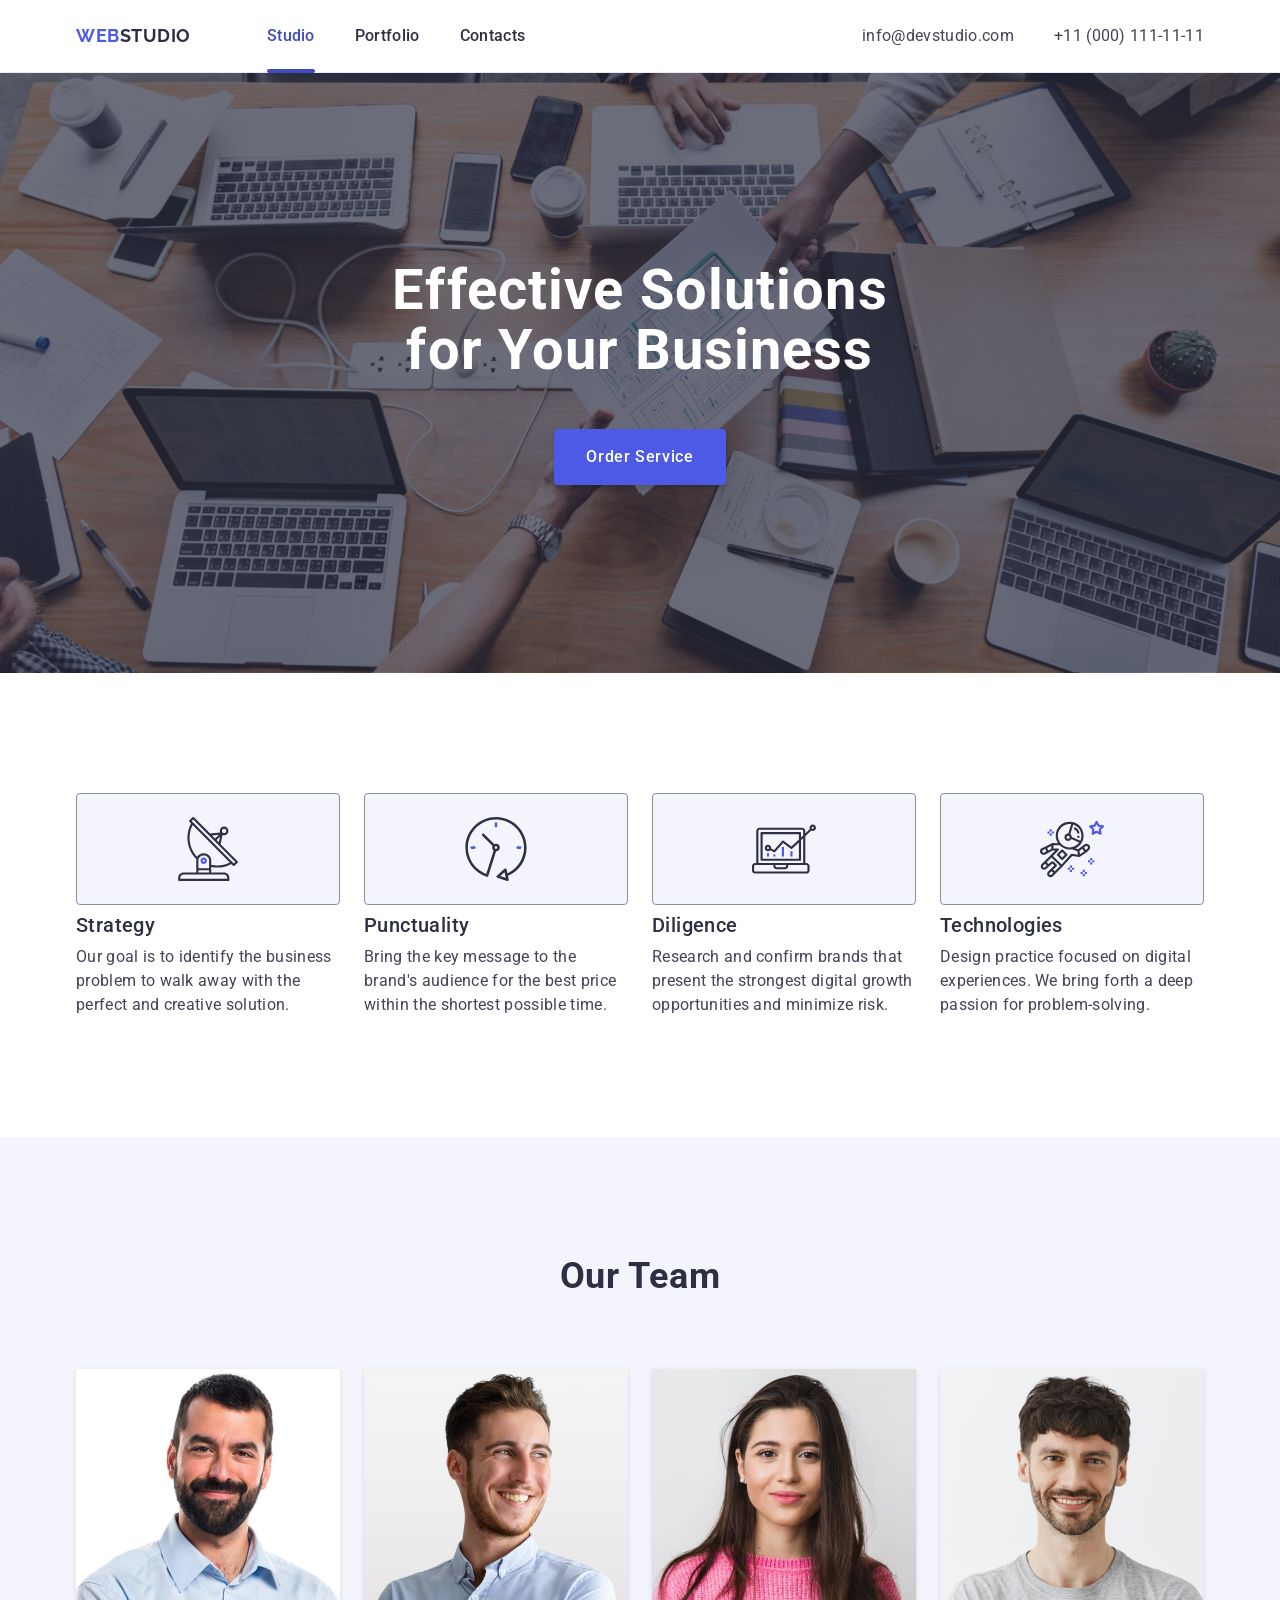
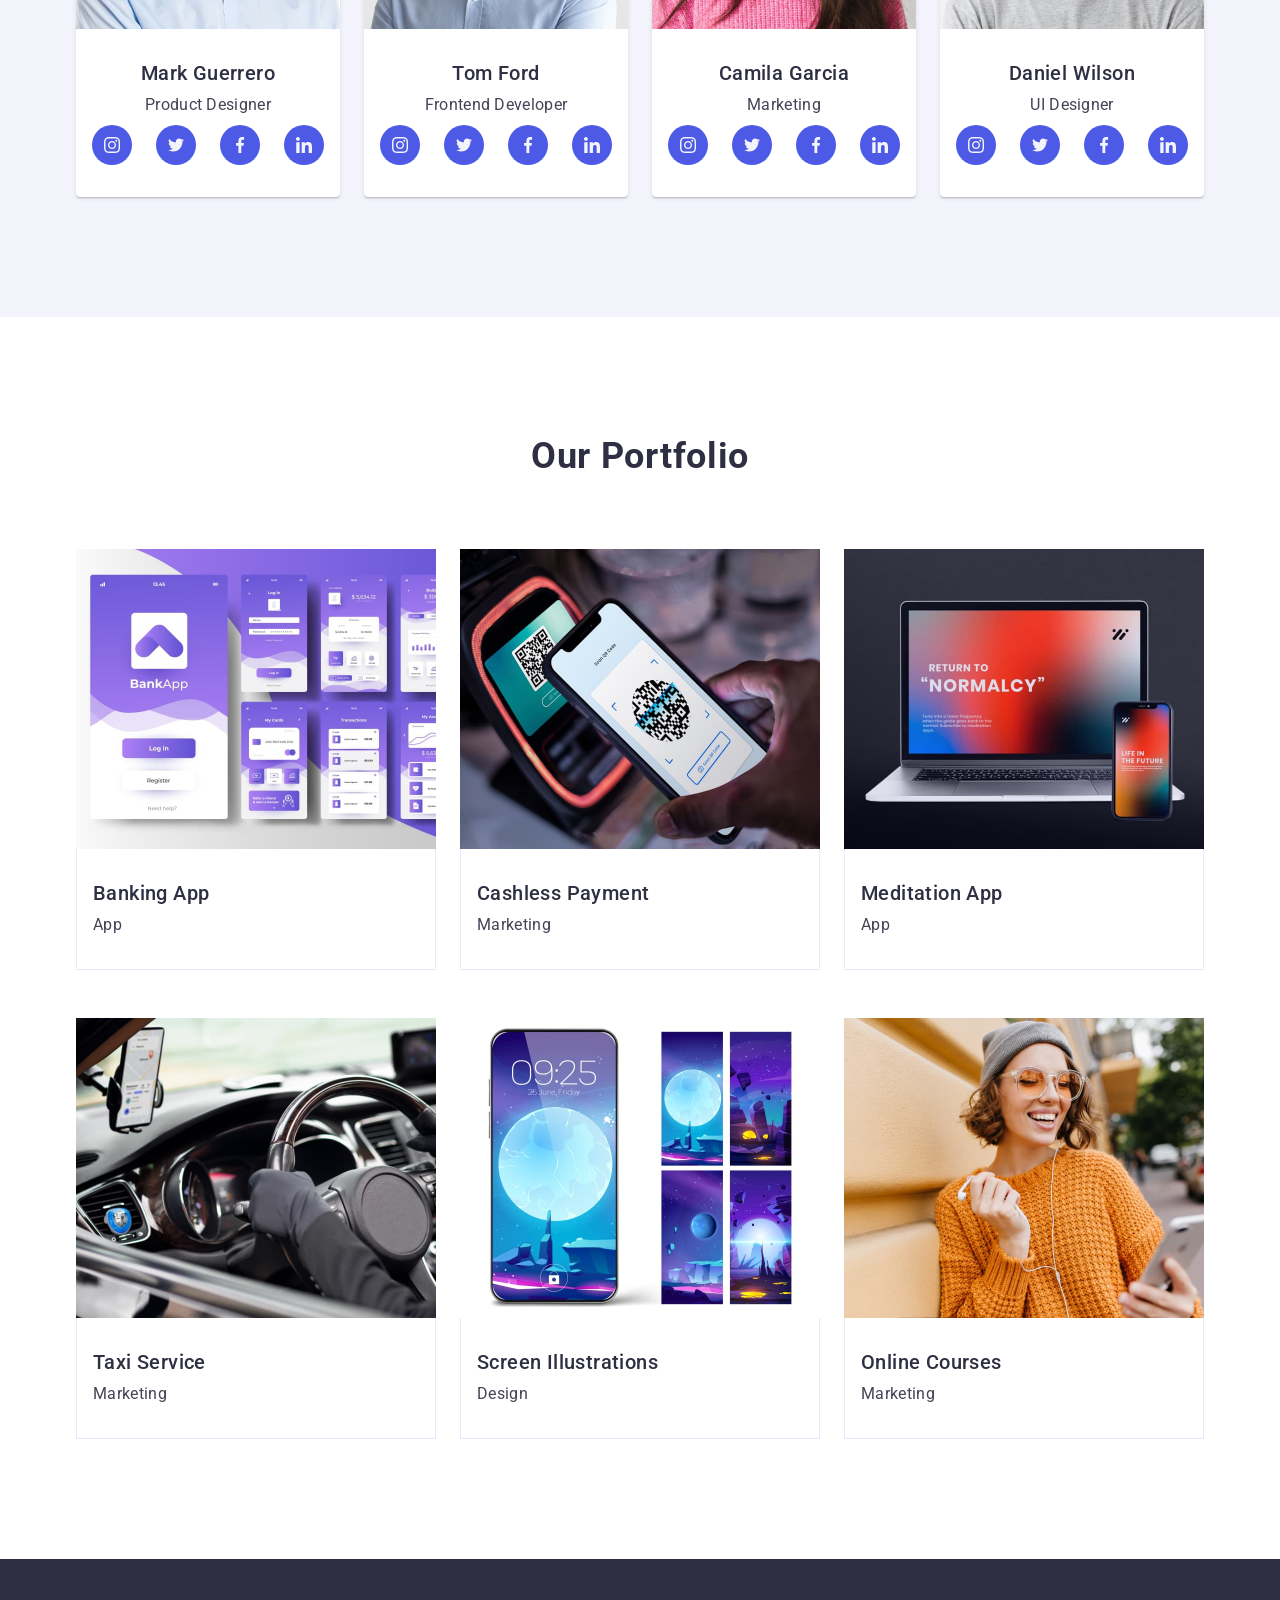
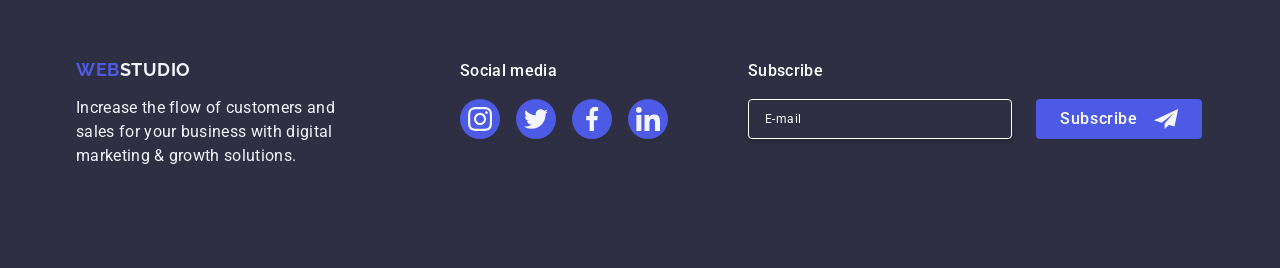
<file: index.html>
<!DOCTYPE html>
<html lang="en">

<head>
    <meta charset="UTF-8">
    <meta name="viewport" content="width=device-width, initial-scale=1.0">
    <title>Portfolio</title>
    <link rel="preconnect" href="https://fonts.googleapis.com">
    <link rel="preconnect" href="https://fonts.gstatic.com" crossorigin>
    <link href="https://fonts.googleapis.com/css2?family=Raleway:wght@700&family=Roboto:wght@400;500;700&display=swap"
        rel="stylesheet">
    <link rel="stylesheet" href="https://cdn.jsdelivr.net/npm/modern-normalize@2.0.0/modern-normalize.min.css">
    <link rel="stylesheet" href="./css/styles.css">
</head>

<body>
    <header class="header">
        <div class="container navig">
            <nav class="nav">
                <a class="logo-link" href="./index.html">Web<span class="logo-accent">Studio</span></a>
                <ul class="nav-list">
                    <li class="nav-item"><a class="nav-link current" href="./index.html">Studio</a></li>
                    <li class="nav-item"><a class="nav-link" href="">Portfolio</a></li>
                    <li class="nav-item"><a class="nav-link" href="">Contacts</a></li>
                </ul>
            </nav>
            <address class="adres">
                <ul class="adres-list">
                    <li class="adres-item"><a class="adres-link" href="mailto:info@devstudio.com">info@devstudio.com</a>
                    </li>
                    <li class="adres-item"><a class="adres-link" href="tel:+110001111111">+11 (000) 111-11-11</a></li>
                </ul>
            </address>
        </div>
    </header>
    <main>
        <!-- ======= HERO SECTION ======= -->
        <section class="hero">
            <div class="container">
                <h1 class="hero-title">Effective Solutions for Your Business</h1>
                <button class="hero-but" type="button">Order Service</button>
            </div>
        </section>

        <!-- ======= BENEFITS SECTION ======= -->
        <section class="benef cont-pad">
            <div class="container">
                <h2 class="visually-hidden">Benefits</h2>
                <ul class="benef-list">
                    <li class="benef-item">
                        <div class="benef-cart"><svg class="benef-svg" width="64" height="64">
                                <use href="./images/icons.svg#icon-antenna"></use>
                            </svg></div>
                        <h3 class="item-title">Strategy</h3>
                        <p class="item-p">Our goal is to identify the business problem to walk away with the perfect and
                            creative
                            solution.
                        </p>
                    </li>
                    <li class="benef-item">
                        <div class="benef-cart"><svg class="benef-svg" width="64" height="64">
                                <use href="./images/icons.svg#icon-clock"></use>
                            </svg></div>
                        <h3 class="item-title">Punctuality</h3>
                        <p class="item-p">Bring the key message to the brand's audience for the best price within the
                            shortest possible
                            time.
                        </p>
                    </li>
                    <li class="benef-item">
                        <div class="benef-cart"><svg class="benef-svg" width="64" height="64">
                                <use href="./images/icons.svg#icon-diagram"></use>
                            </svg></div>
                        <h3 class="item-title">Diligence</h3>
                        <p class="item-p">Research and confirm brands that present the strongest digital growth
                            opportunities and minimize risk.
                        </p>
                    </li>
                    <li class="benef-item">
                        <div class="benef-cart"><svg class="benef-svg" width="64" height="64">
                                <use href="./images/icons.svg#icon-astronaut"></use>
                            </svg></div>
                        <h3 class="item-title">Technologies</h3>
                        <p class="item-p">Design practice focused on digital experiences. We bring forth a deep passion
                            for
                            problem-solving.
                        </p>
                    </li>
                </ul>
            </div>
        </section>

        <!-- ======= TEAM SECTION ======= -->
        <section class="team cont-pad">
            <div class="container">
                <h2 class="team-title">Our Team</h2>
                <ul class="team-list">
                    <li class="team-item">
                        <img class="team-img" src="./images/our-team/mark-guerrero.jpg" alt="Mark Guerrero" width="264">
                        <div class="item-hp">
                            <h3 class="item-title">Mark Guerrero</h3>
                            <p class="item-p">Product Designer</p>
                            <ul class="svg-list">
                                <li class="svg-card"><a href="https://www.instagram.com/" target="_blank"
                                        class="svg-link"><svg class="team-soc" width="16" height="16">
                                            <use href="./images/icons.svg#icon-instagram"></use>
                                        </svg></a></li>
                                <li class="svg-card"><a href="https://twitter.com/" target="_blank"
                                        class="svg-link"><svg class="team-soc" width="16" height="16">
                                            <use href="./images/icons.svg#icon-twitter"></use>
                                        </svg></a></li>
                                <li class="svg-card"><a href="https://www.facebook.com/" target="_blank"
                                        class="svg-link"><svg class="team-soc" width="16" height="16">
                                            <use href="./images/icons.svg#icon-facebook"></use>
                                        </svg></a></li>
                                <li class="svg-card"><a href="https://www.linkedin.com/" target="_blank"
                                        class="svg-link"><svg class="team-soc" width="16" height="16">
                                            <use href="./images/icons.svg#icon-linkedin"></use>
                                        </svg></a></li>
                            </ul>
                        </div>
                    </li>
                    <li class="team-item">
                        <img class="team-img" src="./images/our-team/tom-ford.jpg" alt="Tom Ford" width="264">
                        <div class="item-hp">
                            <h3 class="item-title">Tom Ford</h3>
                            <p class="item-p">Frontend Developer</p>
                            <ul class="svg-list">
                                <li class="svg-card"><a href="https://www.instagram.com/" target="_blank"
                                        class="svg-link"><svg class="team-soc" width="16" height="16">
                                            <use href="./images/icons.svg#icon-instagram"></use>
                                        </svg></a></li>
                                <li class="svg-card"><a href="https://twitter.com/" target="_blank"
                                        class="svg-link"><svg class="team-soc" width="16" height="16">
                                            <use href="./images/icons.svg#icon-twitter"></use>
                                        </svg></a></li>
                                <li class="svg-card"><a href="https://www.facebook.com/" target="_blank"
                                        class="svg-link"><svg class="team-soc" width="16" height="16">
                                            <use href="./images/icons.svg#icon-facebook"></use>
                                        </svg></a></li>
                                <li class="svg-card"><a href="https://www.linkedin.com/" target="_blank"
                                        class="svg-link"><svg class="team-soc" width="16" height="16">
                                            <use href="./images/icons.svg#icon-linkedin"></use>
                                        </svg></a></li>
                            </ul>
                        </div>
                    </li>
                    <li class="team-item">
                        <img class="team-img" src="./images/our-team/camila-garcia.jpg" alt="Camila Garcia" width="264">
                        <div class="item-hp">
                            <h3 class="item-title">Camila Garcia</h3>
                            <p class="item-p">Marketing</p>
                            <ul class="svg-list">
                                <li class="svg-card"><a href="https://www.instagram.com/" target="_blank"
                                        class="svg-link"><svg class="team-soc" width="16" height="16">
                                            <use href="./images/icons.svg#icon-instagram"></use>
                                        </svg></a></li>
                                <li class="svg-card"><a href="https://twitter.com/" target="_blank"
                                        class="svg-link"><svg class="team-soc" width="16" height="16">
                                            <use href="./images/icons.svg#icon-twitter"></use>
                                        </svg></a></li>
                                <li class="svg-card"><a href="https://www.facebook.com/" target="_blank"
                                        class="svg-link"><svg class="team-soc" width="16" height="16">
                                            <use href="./images/icons.svg#icon-facebook"></use>
                                        </svg></a></li>
                                <li class="svg-card"><a href="https://www.linkedin.com/" target="_blank"
                                        class="svg-link"><svg class="team-soc" width="16" height="16">
                                            <use href="./images/icons.svg#icon-linkedin"></use>
                                        </svg></a></li>
                            </ul>
                        </div>
                    </li>
                    <li class="team-item">
                        <img class="team-img" src="./images/our-team/daniel-wilson.jpg" alt="Daniel Wilson" width="264">
                        <div class="item-hp">
                            <h3 class="item-title">Daniel Wilson</h3>
                            <p class="item-p">UI Designer</p>
                            <ul class="svg-list">
                                <li class="svg-card"><a href="https://www.instagram.com/" target="_blank"
                                        class="svg-link"><svg class="team-soc" width="16" height="16">
                                            <use href="./images/icons.svg#icon-instagram"></use>
                                        </svg></a></li>
                                <li class="svg-card"><a href="https://twitter.com/" target="_blank"
                                        class="svg-link"><svg class="team-soc" width="16" height="16">
                                            <use href="./images/icons.svg#icon-twitter"></use>
                                        </svg></a></li>
                                <li class="svg-card"><a href="https://www.facebook.com/" target="_blank"
                                        class="svg-link"><svg class="team-soc" width="16" height="16">
                                            <use href="./images/icons.svg#icon-facebook"></use>
                                        </svg></a></li>
                                <li class="svg-card"><a href="https://www.linkedin.com/" target="_blank"
                                        class="svg-link"><svg class="team-soc" width="16" height="16">
                                            <use href="./images/icons.svg#icon-linkedin"></use>
                                        </svg></a></li>
                            </ul>
                        </div>
                    </li>
                </ul>
            </div>
        </section>

        <!-- ======= PORTFOLLIO SECTION ======= -->
        <section class="portf cont-pad">
            <div class="container">
                <h2 class="portf-title">Our Portfolio</h2>
                <ul class="portf-list">
                    <li class="portf-item">
                        <div class="overlay-thumb">
                            <img class="portf-img" src="./images/our-portfolio/banking-app.jpg" alt="Mark Guerrero"
                                width="360">
                            <p class="overlay-text">14 Stylish and User-Friendly App Design Concepts · Task Manager App
                                · Calorie Tracker App · Exotic Fruit
                                Ecommerce App ·
                                Cloud Storage App</p>
                        </div>
                        <div class="portf-hp">
                            <h3 class="item-title">Banking App</h3>
                            <p class="item-p">App</p>
                        </div>
                    </li>
                    <li class="portf-item">
                        <div class="overlay-thumb">
                            <img class="portf-img" src="./images/our-portfolio/cashless-payment.jpg" alt="Tom Ford"
                                width="360">
                            <p class="overlay-text">14 Stylish and User-Friendly App Design Concepts · Task Manager App
                                · Calorie Tracker App · Exotic Fruit
                                Ecommerce App ·
                                Cloud Storage App</p>
                        </div>
                        <div class="portf-hp">
                            <h3 class="item-title">Cashless Payment</h3>
                            <p class="item-p">Marketing</p>
                        </div>
                    </li>
                    <li class="portf-item">
                        <div class="overlay-thumb">
                            <img class="portf-img" src="./images/our-portfolio/meditation-app.jpg" alt="Camila Garcia"
                                width="360">
                            <p class="overlay-text">14 Stylish and User-Friendly App Design Concepts · Task Manager App
                                · Calorie Tracker App · Exotic Fruit
                                Ecommerce App ·
                                Cloud Storage App</p>
                        </div>
                        <div class="portf-hp">
                            <h3 class="item-title">Meditation App</h3>
                            <p class="item-p">App</p>
                        </div>
                    </li>
                    <li class="portf-item">
                        <div class="overlay-thumb">
                            <img class="portf-img" src="./images/our-portfolio/taxi-service.jpg" alt="Daniel Wilson"
                                width="360">
                            <p class="overlay-text">14 Stylish and User-Friendly App Design Concepts · Task Manager App
                                · Calorie Tracker App · Exotic Fruit
                                Ecommerce App ·
                                Cloud Storage App</p>
                        </div>
                        <div class="portf-hp">
                            <h3 class="item-title">Taxi Service</h3>
                            <p class="item-p">Marketing</p>
                        </div>
                    </li>
                    <li class="portf-item">
                        <div class="overlay-thumb">
                            <img class="portf-img" src="./images/our-portfolio/screen-illustrations.jpg"
                                alt="Daniel Wilson" width="360">
                            <p class="overlay-text">14 Stylish and User-Friendly App Design Concepts · Task Manager App
                                · Calorie Tracker App · Exotic Fruit
                                Ecommerce App ·
                                Cloud Storage App</p>
                        </div>
                        <div class="portf-hp">
                            <h3 class="item-title">Screen Illustrations</h3>
                            <p class="item-p">Design</p>
                        </div>
                    </li>
                    <li class="portf-item">
                        <div class="overlay-thumb">
                            <img class="portf-img" src="./images/our-portfolio/online-courses.jpg" alt="Daniel Wilson"
                                width="360">
                            <p class="overlay-text">14 Stylish and User-Friendly App Design Concepts · Task Manager App
                                · Calorie Tracker App · Exotic Fruit
                                Ecommerce App ·
                                Cloud Storage App</p>
                        </div>
                        <div class="portf-hp">
                            <h3 class="item-title">Online Courses</h3>
                            <p class="item-p">Marketing</p>
                        </div>
                    </li>
                </ul>
            </div>
        </section>
    </main>
    <footer class="foot">
        <div class="container">
            <div class="box-foot">
                <a class="logof-link" href="./index.html">Web<span class="logof-sp">Studio</span></a>
                <p class="foot-p">
                    Increase the flow of customers and sales for your business with digital marketing & growth
                    solutions.
                </p>
            </div>
            <div class="soc-foot">
                <p class="socf-p">Social media</p>
                <ul class="soc-list">
                    <li class="svg-card"><a href="https://www.instagram.com/" target="_blank" class="svg-link"><svg
                                class="team-soc" width="24" height="24">
                                <use href="./images/icons.svg#icon-instagram"></use>
                            </svg></a></li>
                    <li class="svg-card"><a href="https://twitter.com/" target="_blank" class="svg-link"><svg
                                class="team-soc" width="24" height="24">
                                <use href="./images/icons.svg#icon-twitter"></use>
                            </svg></a></li>
                    <li class="svg-card"><a href="https://www.facebook.com/" target="_blank" class="svg-link"><svg
                                class="team-soc" width="24" height="24">
                                <use href="./images/icons.svg#icon-facebook"></use>
                            </svg></a></li>
                    <li class="svg-card"><a href="https://www.linkedin.com/" target="_blank" class="svg-link"><svg
                                class="team-soc" width="24" height="24">
                                <use href="./images/icons.svg#icon-linkedin"></use>
                            </svg></a></li>
                </ul>
            </div>
            <div class="foot-form">
                <p class="sub-label">Subscribe</p>
                <form class="sub-form" name="issue_report_form" autocomplete="off">
                    <label class="sab-lab" for="sub-nam">
                        <input class="sub-input" type="email" id="sub-nam" name="email" placeholder="E-mail" required>
                    </label>
                    <button class="sub-button" type="submit">Subscribe <svg class="sub-soc" width="24" height="24">
                            <use href="./images/icons.svg#icon-send"></use>
                        </svg></button>
                </form>
            </div>
        </div>
    </footer>
    <!-- ======= MODAL SECTION ======= -->
    <div class="modal-overlay">
        <div class="modal">
            <button type="button" class="modal-close-btn">
                <svg class="modal-close-icon" width="8" height="8">
                    <use href="./images/icons.svg#icon-close"></use>
                </svg>
            </button>
            <p class="group-title">Leave your contacts and we will call you back</p>
            <form class="form-modal" name="issue_report_form" autocomplete="off">
                <div class="form-group">
                    <label class="form-label" for="user-name">Name</label>
                    <div class="form-wrap">
                        <input class="form-input" type="text" id="user-name" name="user-name" required>
                        <svg class="form-icon" width="18" height="24">
                            <use href="./images/icons.svg#icon-person"></use>
                        </svg>
                    </div>
                </div>
                <div class="form-group">
                    <label class="form-label" for="user-tel">Phone</label>
                    <div class="form-wrap">
                        <input class="form-input" type="tel" id="user-tel" name="user-tel" required>
                        <svg class="form-icon" width="18" height="24">
                            <use href="./images/icons.svg#icon-phone"></use>
                        </svg>
                    </div>
                </div>
                <div class="form-group">
                    <label class="form-label" for="user-email">Email</label>
                    <div class="form-wrap">
                        <input class="form-input" type="email" id="user-email" name="user-email" required>
                        <svg class="form-icon" width="18" height="24">
                            <use href="./images/icons.svg#icon-mail"></use>
                        </svg>
                    </div>
                </div>
                <div class="form-group-com">
                    <label class="form-label" for="user-comment">Comment</label>
                    <textarea class="textarea-input" id="user-comment" name="user-comment"
                            placeholder="Text input"></textarea>    
                </div>
                    <div class="polici">
                    <input class="checkbox visually-hidden" id="user-privacy" type="checkbox" name="user-privacy" value="true"
                        required>
                    <label class="pol-label" for="user-privacy">
                        <span class="pol-checkbox">
                            <svg class="icon-checked" width="10" height="8">
                                <use href="./images/icons.svg#icon-chek"></use>
                            </svg>
                        </span>I accept the terms and conditions of the&nbsp;<a class="modlink" href="">Privacy Policy</a>
                    </label>
                </div>
                <button class="button-modal" type="submit">Send</button>
            </form>
        </div>
    </div>
</body>

</html>
</file>
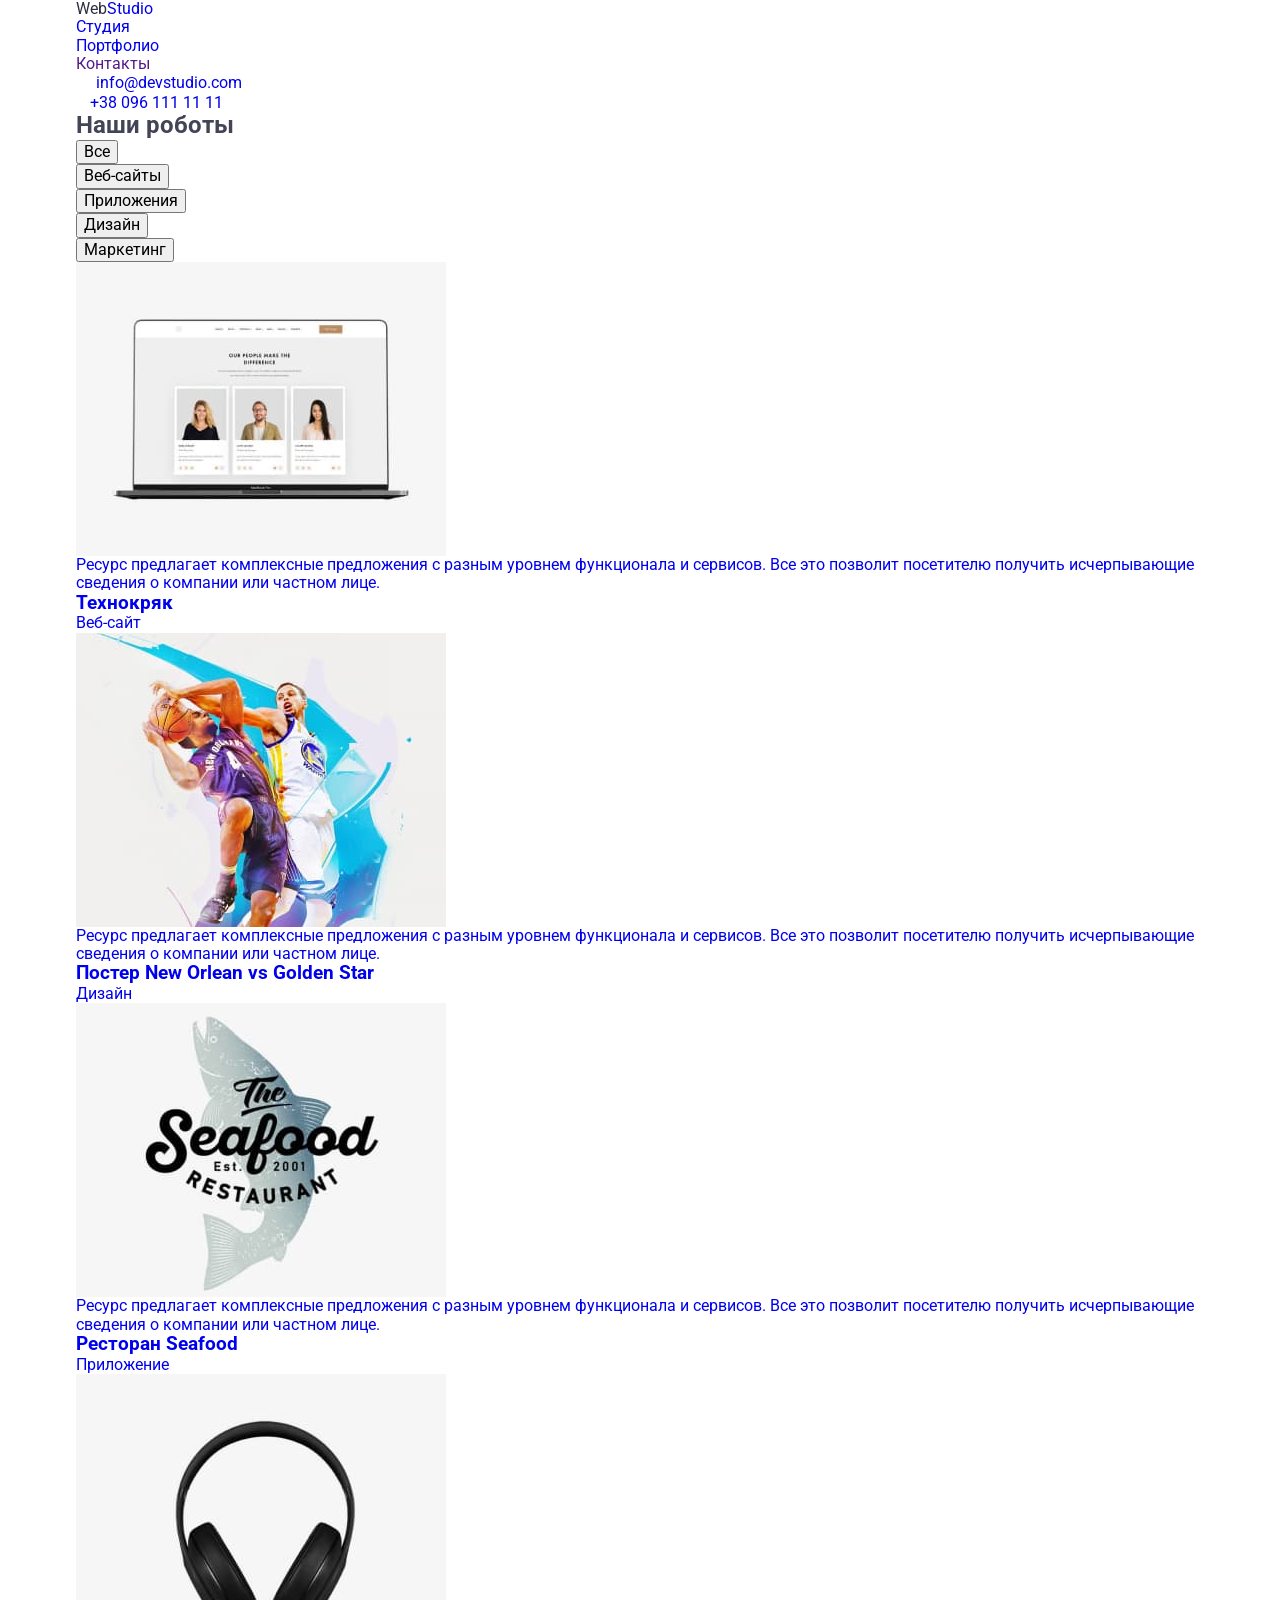
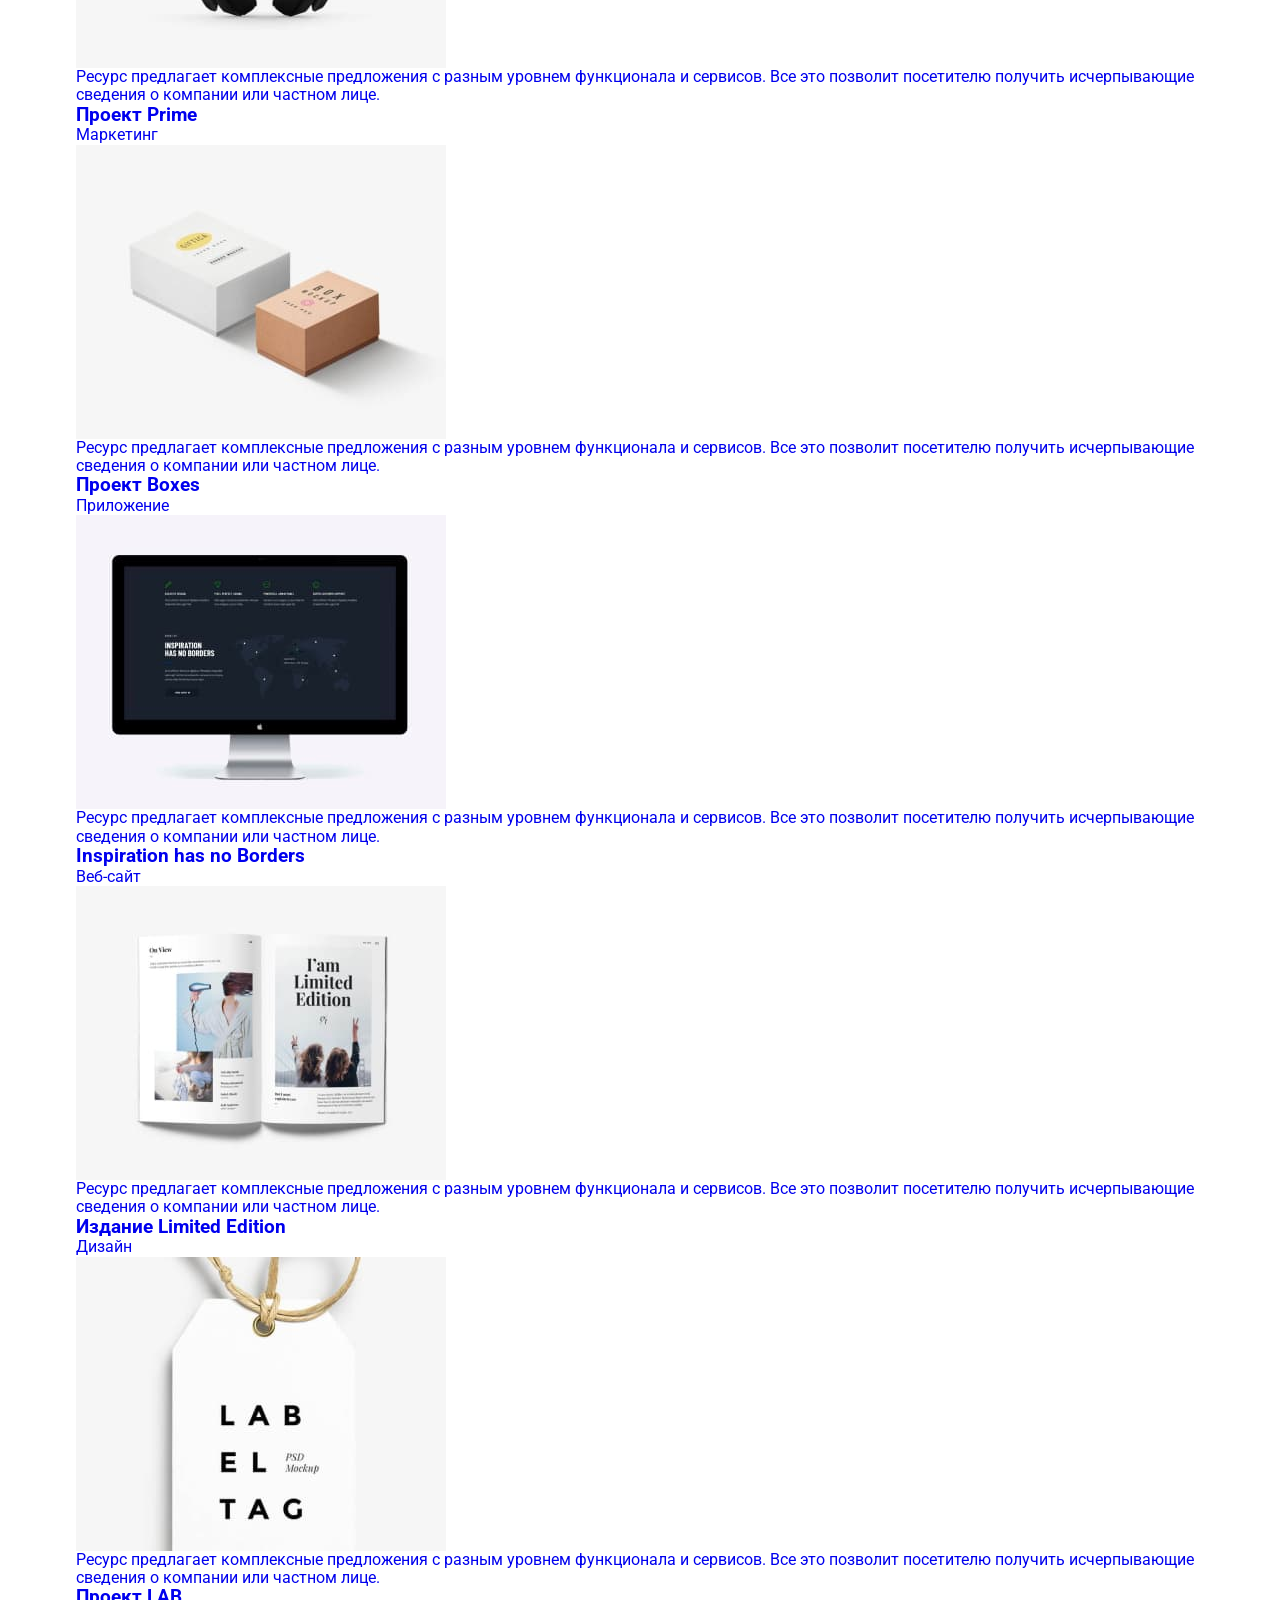
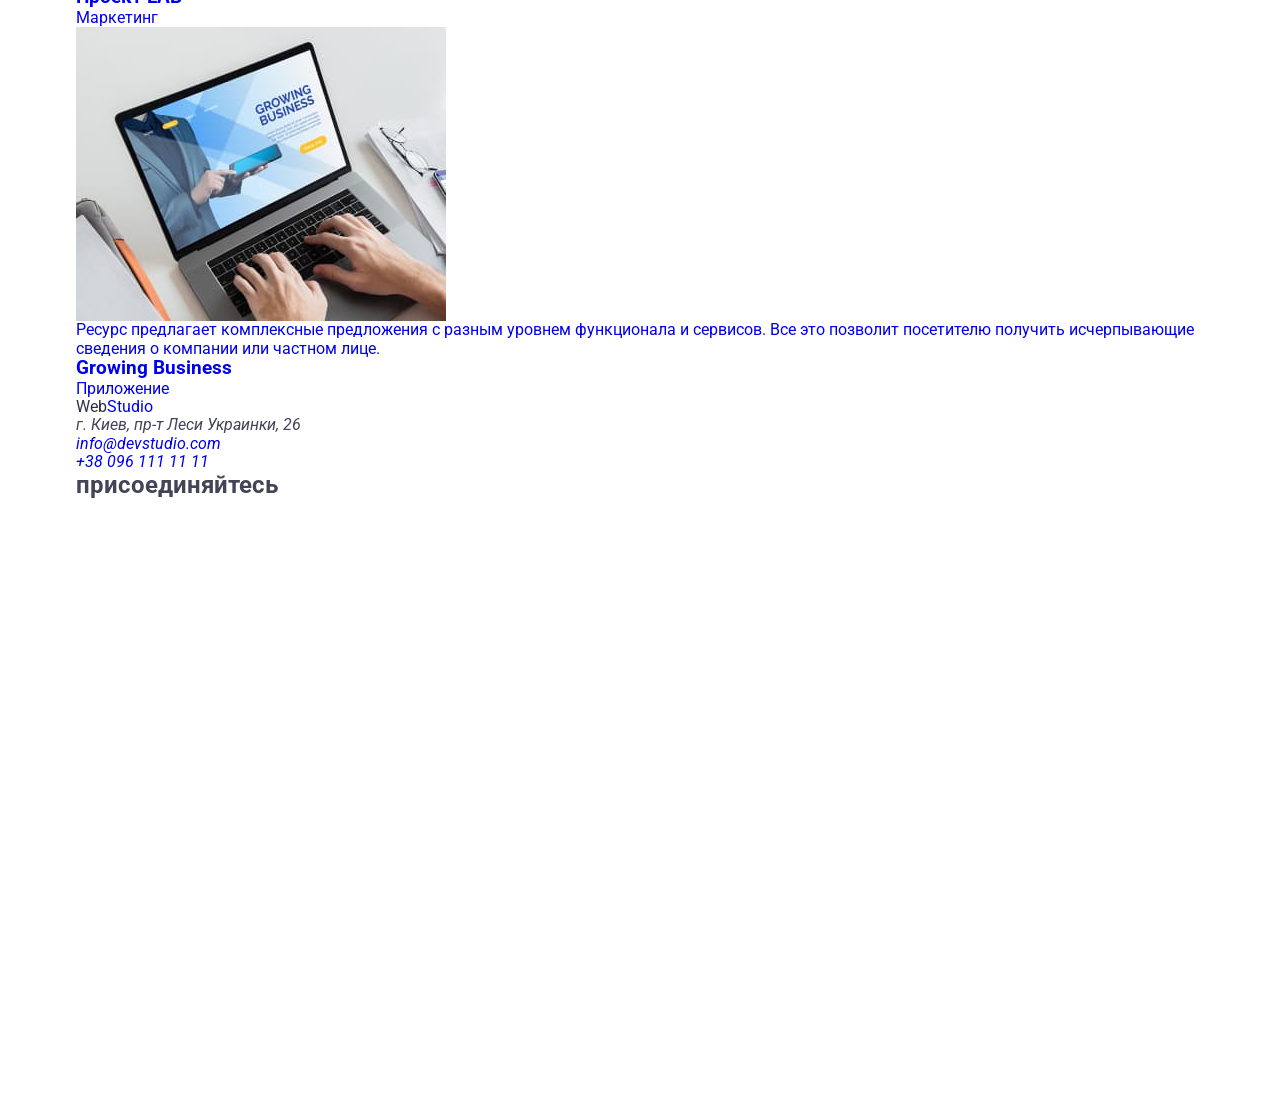
<file: portfolio.html>
<!DOCTYPE html>
<html lang="ru">
<head>
    <meta charset="UTF-8">
    <meta http-equiv="X-UA-Compatible" content="IE=edge">
    <meta name="viewport" content="width=device-width, initial-scale=1.0">
    <link rel="preconnect" href="https://fonts.googleapis.com">
    <link rel="preconnect" href="https://fonts.gstatic.com" crossorigin>
    <link href="https://fonts.googleapis.com/css2?family=Raleway:wght@700&family=Roboto:wght@400;500;700;900&display=swap" rel="stylesheet"> 
    <link rel="stylesheet" href="https://cdnjs.cloudflare.com/ajax/libs/modern-normalize/1.1.0/modern-normalize.min.css" integrity="sha512-wpPYUAdjBVSE4KJnH1VR1HeZfpl1ub8YT/NKx4PuQ5NmX2tKuGu6U/JRp5y+Y8XG2tV+wKQpNHVUX03MfMFn9Q==" crossorigin="anonymous" referrerpolicy="no-referrer" />
    <title>Портфолио</title>
    <link rel="stylesheet" href="./css/modern-normalize.css">
    <link rel="stylesheet" href="./css/styles.css" />
</head>
<body class="page-portf">
    <header class="page-header">
        <div class="container">
            <nav class="main-nav">
                <a class="main-logo" href="./index.html">
                    <span class="logo-accent">Web</span>Studio
                </a>
                <ul class="main-nav list">
                    <li class="item"><a class="main-nav-li link" href="./index.html">Студия</a></li>
                    <li class="item"><a class="main-nav-li link current" href="./portfolio.html">Портфолио</a></li>
                    <li class="item"><a class="main-nav-li link" href="">Контакты</a></li>
                </ul>
                <ul class="contact list">
                    <li class="item">
                        <a class="contact-li link" href="mailto:info@devstudio.com">
                            <svg class="tell-icon" width="16" height="12">
                                <use href="./images/icons.svg#icon-envelope"></use>
                            </svg>
                            info@devstudio.com</a>
                    </li>
                    <li class="item">
                        <a class="contact-li link" href="tel:+380961111111">
                            <svg class="smart-icon" width="10" height="16">
                                <use href="./images/icons.svg#icon-smartphone"></use>
                            </svg>
                            +38 096 111 11 11</a>
                    </li>
                </ul>
            </nav>
        </div>
    </header>
    <main>
        <section>
            <div class="container">
                <h1 class="main-title">Наши роботы</h1>
            <ul class="main-li list">
                <li class="item"><button class="main-btn" type="button">Все</button></li>
                <li class="item"><button class="main-btn" type="button">Веб-сайты</button> </li>
                <li class="item"><button class="main-btn" type="button">Приложения</button> </li>
                <li class="item"><button class="main-btn" type="button">Дизайн</button> </li>
                <li class="item"><button class="main-btn" type="button">Маркетинг</button> </li>
            </ul>
            <ul class="works-card list">
                <li class="works-item">
                    <a class="works-link" href="/">
                        <div class="works-thumb">
                            <img src="./images/project1.jpg" alt="Ноутбук" width="370">
                                <div class="works-thumb-overlay">
                                    <p>Ресурс предлагает комплексные предложения 
                                        с разным уровнем функционала и сервисов. 
                                        Все это позволит посетителю получить исчерпывающие 
                                        сведения о компании или частном лице.</p>
                                </div>
                        </div>
                        <div class="workit">
                            <h3 class="name-project">Технокряк</h3>
                            <p>Веб-сайт</p>
                        </div>
                    </a>
                </li>
                <li class="works-item">
                    <a class="works-link" href="/">
                        <div class="works-thumb">
                            <img src="./images/project2.jpg" alt="Баскетболисты" width="370">
                                <div class="works-thumb-overlay">
                                    <p>Ресурс предлагает комплексные предложения 
                                        с разным уровнем функционала и сервисов. 
                                        Все это позволит посетителю получить исчерпывающие 
                                        сведения о компании или частном лице.</p>
                                </div>
                        </div>
                        <div class="workit">
                            <h3 class="name-project">Постер New Orlean vs Golden Star</h3>
                            <p>Дизайн</p>
                        </div>
                    </a>
                </li>
                <li class="works-item">
                    <a class="works-link" href="/">
                        <div class="works-thumb">
                            <img src="./images/project3.jpg" alt="Ноутбук" width="370">
                                <div class="works-thumb-overlay">
                                    <p>Ресурс предлагает комплексные предложения 
                                        с разным уровнем функционала и сервисов. 
                                        Все это позволит посетителю получить исчерпывающие 
                                        сведения о компании или частном лице.</p>
                                </div>
                        </div>
                        <div class="workit">
                            <h3 class="name-project">Ресторан Seafood</h3>
                            <p>Приложение</p>
                        </div>
                    </a>
                </li>
                <li class="works-item">
                    <a class="works-link" href="/">
                        <div class="works-thumb">
                            <img src="./images/project4.jpg" alt="Ноутбук" width="370">
                                <div class="works-thumb-overlay">
                                    <p>Ресурс предлагает комплексные предложения 
                                        с разным уровнем функционала и сервисов. 
                                        Все это позволит посетителю получить исчерпывающие 
                                        сведения о компании или частном лице.</p>
                                </div>
                        </div>
                        <div class="workit">
                            <h3 class="name-project">Проект Prime</h3>
                            <p>Маркетинг</p>
                        </div>
                    </a>
                </li>
                <li class="works-item">
                    <a class="works-link" href="/">
                        <div class="works-thumb">
                            <img src="./images/project5.jpg" alt="Ноутбук" width="370">
                                <div class="works-thumb-overlay">
                                    <p>Ресурс предлагает комплексные предложения 
                                        с разным уровнем функционала и сервисов. 
                                        Все это позволит посетителю получить исчерпывающие 
                                        сведения о компании или частном лице.</p>
                                </div>
                        </div>
                        <div class="workit">
                            <h3 class="name-project">Проект Boxes</h3>
                            <p>Приложение</p>
                        </div>
                    </a>
                </li>
                <li class="works-item">
                    <a class="works-link" href="/">
                        <div class="works-thumb">
                            <img src="./images/project6.jpg" alt="Ноутбук" width="370">
                                <div class="works-thumb-overlay">
                                    <p>Ресурс предлагает комплексные предложения 
                                        с разным уровнем функционала и сервисов. 
                                        Все это позволит посетителю получить исчерпывающие 
                                        сведения о компании или частном лице.</p>
                                </div>
                        </div>
                        <div class="workit">
                            <h3 class="name-project">Inspiration has no Borders</h3>
                            <p>Веб-сайт</p>
                        </div>
                    </a>
                </li>
                <li class="works-item">
                    <a class="works-link" href="/">
                        <div class="works-thumb">
                            <img src="./images/project7.jpg" alt="Ноутбук" width="370">
                                <div class="works-thumb-overlay">
                                    <p>Ресурс предлагает комплексные предложения 
                                        с разным уровнем функционала и сервисов. 
                                        Все это позволит посетителю получить исчерпывающие 
                                        сведения о компании или частном лице.</p>
                                </div>
                        </div>
                        <div class="workit">
                            <h3 class="name-project">Издание Limited Edition</h3>
                            <p>Дизайн</p>
                        </div>
                    </a>
                </li>
                <li class="works-item">
                    <a class="works-link" href="/">
                        <div class="works-thumb">
                            <img src="./images/project8.jpg" alt="Ноутбук" width="370">
                                <div class="works-thumb-overlay">
                                    <p>Ресурс предлагает комплексные предложения 
                                        с разным уровнем функционала и сервисов. 
                                        Все это позволит посетителю получить исчерпывающие 
                                        сведения о компании или частном лице.</p>
                                </div>
                        </div>
                        <div class="workit">
                            <h3 class="name-project">Проект LAB</h3>
                            <p>Маркетинг</p>
                        </div>
                    </a>
                </li>
                <li class="works-item">
                    <a class="works-link" href="/">
                        <div class="works-thumb">
                            <img src="./images/project9.jpg" alt="Ноутбук" width="370">
                                <div class="works-thumb-overlay">
                                    <p>Ресурс предлагает комплексные предложения 
                                        с разным уровнем функционала и сервисов. 
                                        Все это позволит посетителю получить исчерпывающие 
                                        сведения о компании или частном лице.</p>
                                </div>
                        </div>
                        <div class="workit">
                            <h3 class="name-project">Growing Business</h3>
                            <p>Приложение</p>
                        </div>
                    </a>
                </li>
            </ul>
            </div>
        </section>
    </main>
    <footer>
        <div class="container">
            <div class="footer">
                <div class="foot-log">
                    <a class="footer-logo" href="./index.html">
                        <span class="logo-accent">Web</span>Studio
                    </a>
                    <address class="adress-foot">
                        <ul class="adrfoo list">
                            <li class="foter-adress">г. Киев, пр-т Леси Украинки, 26</li>
                            <li><a class="adress-lnk link" href="mailto:info@devstudio.com">info@devstudio.com</a></li>
                            <li><a class="adress-lnk link" href="tel:+380961111111">+38 096 111 11 11</a></li>
                        </ul>
                    </address>
                </div>
                <div class="networ links">
                        <h2>присоединяйтесь</h2>
                        <ul class="network list">
                            <li class="netwo"><a href="#">
                                <svg class="netsvg">
                                <use href="./images/icons.svg#icon-instagram2"></use>
                                </svg>
                                </a>
                                </li>
                                <li class="netwo"><a href="#">
                                <svg class="netsvg">
                                <use href="./images/icons.svg#icon-twitter2"></use>
                                </svg>
                                </a>
                                </li>
                                <li class="netwo"><a href="#">
                                <svg class="netsvg">
                                <use href="./images/icons.svg#icon-facebook2"></use>
                                </svg>
                                </a>
                                </li>
                                <li class="netwo"><a href="#">
                                <svg class="netsvg">
                                <use href="./images/icons.svg#icon-linkedin2"></use>
                                </svg>
                                </a>
                                </li>
                            </ul>
                </div>
            </div>
        </div>
    </footer>
</body>
</html>
</file>
<file: css/styles.css>
body {
    font-family: "Roboto", sans-serif;
    background-color: #ffffff;
    color: #434455;
}

*,
*::before,
*::after {
    box-sizing: border-box;
}

ul,
ol {
    list-style-type: none;
    margin: 0;
    padding: 0;
}

a {
    text-decoration: none;
}

button {
    cursor: pointer;
}

h1,
h2,
h3,
h4,
h5,
h6,
p {
    margin-top: 0;
    margin-bottom: 0;
}

img {
    display: block;
    max-width: 100%;
}

.container {
    width: 1158px;
    padding: 0 15px;
    margin: 0 auto;
}

.cont-pad {
    padding-top: 120px;
    padding-bottom: 120px;
}

fieldset {
    padding: 0;
    margin: 0;
    border: none;
}

/* ======= HEADER SECTION =======*/
.header {
    display: flex;
    align-items: center;
    border-bottom: 1px solid #e7e9fc;
    box-shadow: 0 1px 6px 0 rgba(46, 47, 66, 0.08),
        0 1px 1px 0 rgba(46, 47, 66, 0.16),
        0 2px 1px 0 rgba(46, 47, 66, 0.08);
}

.logo-accent {
    color: #2e2f42;
}

.logo-link {
    font-family: "Raleway", sans-serif;
    font-weight: 700;
    font-size: 18px;
    line-height: 1.17;
    letter-spacing: 0.03em;
    text-transform: uppercase;
    color: #4d5ae5;
    padding-top: 24px;
    padding-bottom: 24px;
    margin-right: 76px;
}

.navig {
    display: flex;
    justify-content: space-between;
}

.nav {
    display: flex;
    align-items: center;
}

.nav-list {
    display: flex;
    gap: 40px;
}

.nav-item {
    letter-spacing: 0.02em;
    color: #2e2f42;
}

.nav-link {
    font-weight: 500;
    font-size: 16px;
    letter-spacing: 0.02em;
    line-height: 1.5;
    color: #2e2f42;
    padding: 24px 0;
    display: block;

    transition: color 250ms cubic-bezier(0.4, 0, 0.2, 1);
}

.nav-link:hover,
.nav-link:focus {
    color: #404bbf;
}

.nav-link.current {
    position: relative;
    color: #404bbf;
}

.nav-link.current::after {
    content: "";
    position: absolute;
    left: 0;
    display: block;
    width: 100%;
    height: 4px;
    background-color: #404bbf;
    border-radius: 2px;
    bottom: -1px;
}

.adres {
    font-style: normal;
}

.adres-list {
    display: flex;
    gap: 40px;
    justify-content: flex-end;
    padding: 24px 0;
}

.adres-link {
    font-weight: 400;
    font-size: 16px;
    line-height: 1.5;
    letter-spacing: 0.02em;
    color: #434455;

    transition: color 250ms cubic-bezier(0.4, 0, 0.2, 1);
}

.adres-link:hover,
.adres-link:focus {
    color: #404bbf;
}

main {
    flex-grow: 1;
}

/* ======= HERO SECTION =======*/
.hero {
    padding-top: 188px;
    padding-bottom: 188px;
    background: #2e2f42;
    text-align: center;
    max-width: 1440px;
    margin-left: auto;
    margin-right: auto;
    background-image: linear-gradient(to bottom, rgba(46, 47, 66, 0.7), rgba(46, 47, 66, 0.7)), url(../images/hero/hero-img.jpg);
    background-repeat: no-repeat;
    background-position: center;
    background-size: cover;
}

.hero-title {
    font-weight: 700;
    font-size: 56px;
    line-height: 1.07;
    letter-spacing: 0.02em;
    text-align: center;
    color: #ffffff;
    max-width: 496px;
    padding-top: 0;
    margin-bottom: 48px;
    margin-right: auto;
    margin-left: auto;
}

.hero-but {
    font-weight: 500;
    font-size: 16px;
    line-height: 1.5;
    letter-spacing: 0.04em;
    color: #ffffff;
    background-color: #4d5ae5;
    box-shadow: 0 4px 4px 0 rgba(0, 0, 0, 0.15);
    border: 0;
    border-radius: 4px;
    padding: 16px 32px;
    margin: 0 auto;
    display: block;
    min-width: 169px;

    transition: background-color 250ms cubic-bezier(0.4, 0, 0.2, 1);
}

.hero-but:hover,
.hero-but:focus {
    background-color: #404bbf;
}

/* ======= BENEFITS SECTION ======= */
.visually-hidden {
    position: absolute;
    width: 1px;
    height: 1px;
    margin: -1px;
    border: 0;
    padding: 0;
    white-space: nowrap;
    clip-path: inset(100%);
    clip: rect(0 0 0 0);
    overflow: hidden;
}

.benef-list {
    display: flex;
    gap: 24px;
}

.benef-item {
    flex-basis: calc((100% - 72px) / 4);
}

.benef-cart {
    display: flex;
    justify-content: center;
    align-items: center;
    border: 1px solid #8e8f99;
    border-radius: 4px;
    width: 264px;
    height: 112px;
    margin-bottom: 8px;
    background: #f4f4fd;
}

.item-title {
    font-weight: 500;
    font-size: 20px;
    line-height: 1.2;
    letter-spacing: 0.02em;
    color: #2e2f42;
    margin-bottom: 8px;
}

.item-p {
    font-weight: 400;
    font-size: 16px;
    line-height: 1.5;
    letter-spacing: 0.02em;
}

/* ======= TEAM SECTION ======= */
.team {
    background: #f4f4fd;
}

.team-item {
    background-color: #FFFFFF;
    flex-basis: calc((100% - 72px) / 4);
    box-shadow: 0 2px 1px 0 rgba(46, 47, 66, 0.08), 0 1px 1px 0 rgba(46, 47, 66, 0.16), 0 1px 6px 0 rgba(46, 47, 66, 0.08);
    border-radius: 0 0 4px 4px;
}

.team-list {
    display: flex;
    gap: 24px;
}

.team-item .item-p {
    margin-bottom: 8px;
}

.item-hp {
    text-align: center;
    padding: 32px 0px;
}

.svg-list {
    display: flex;
    gap: 24px;
    justify-content: center;
}

.svg-card {
    display: flex;
    justify-content: center;
    align-items: center;
    width: 40px;
    height: 40px;
}

.svg-link {
    display: flex;
    width: 100%;
    height: 100%;
    align-items: center;
    justify-content: center;
    cursor: pointer;
    border-radius: 50%;
    background-color: #4d5ae5;

    transition: background-color 250ms cubic-bezier(0.4, 0, 0.2, 1);
}

.svg-link:hover,
.svg-link:focus {
    background-color: #404bbf;
}

.team-title {
    font-weight: 700;
    font-size: 36px;
    line-height: 1.11;
    letter-spacing: 0.02em;
    text-align: center;
    text-transform: capitalize;
    color: #2e2f42;
    margin-bottom: 72px;
}

.team-soc {
    fill: #f4f4fd;
}

/* ======= PORTFOLLIO SECTION ======= */
.portf-title {
    font-weight: 700;
    font-size: 36px;
    line-height: 1.11;
    letter-spacing: 0.02em;
    text-align: center;
    text-transform: capitalize;
    color: #2e2f42;
    margin-bottom: 72px;
}
.portf-list {
    display: flex;
    gap: 24px;
    row-gap: 48px;
    flex-wrap: wrap;
}
.portf-item {
    flex-basis: calc((100% - 48px) / 3);
}
.overlay-thumb {
    position: relative;
    overflow: hidden;
    overlay: auto;
}
.overlay-text {
    position: absolute;
    top: 0;
    left: 0;
    width: 100%;
    height: 100%;
    padding: 40px 32px;
    font-family: "Roboto", sans-serif;
    font-weight: 400;
    font-size: 16px;
    line-height: 1.5;
    letter-spacing: 0.02em;
    color: #f4f4fd;
    background-color: #4d5ae5;

    transform: translateY(100%);
    transition: transform 250ms cubic-bezier(0.4, 0, 0.2, 1);
}
.portf-item:hover .overlay-text,
.portf-item:focus .overlay-text {
    transform: translateY(0);
}
.portf-item:hover,
.portf-item:focus {
    box-shadow: 0 2px 1px 0 rgba(46, 47, 66, 0.08), 0 1px 1px 0 rgba(46, 47, 66, 0.16), 0 1px 6px 0 rgba(46, 47, 66, 0.08);
}
.portf-hp {
    border-bottom: 1px solid #e7e9fc;
    border-left: 1px solid #e7e9fc;
    border-right: 1px solid #e7e9fc;
    padding: 32px 16px;
}

/* ======= FOOTER SECTION ======= */
.foot {
    background-color: #2e2f42;
    color: #f4f4fd;
    padding-top: 100px;
    padding-bottom: 100px;
}
.foot .container {
    display: flex;
    flex-wrap: nowrap;
    align-items: baseline;
}
.logof-link {
    font-family: "Raleway", sans-serif;
    font-weight: 700;
    font-size: 18px;
    line-height: 1.17;
    letter-spacing: 0.03em;
    text-transform: uppercase;
    color: #4d5ae5;
    display: inline-block;
    margin-bottom: 16px;
}
.logof-sp {
    color: #f4f4fd;
}
.foot-p {
    font-weight: 400;
    font-size: 16px;
    line-height: 1.5;
    letter-spacing: 0.02em;
    color: #f4f4fd;
    width: 264px;
}
.box-foot {
    margin-right: 120px;
}
.soc-foot {
    padding-bottom: 0px;
}
.socf-p {
    font-family: "Roboto", sans-serif;
    font-weight: 500;
    font-size: 16px;
    line-height: 1.5;
    letter-spacing: 0.02em;
    color: #ffffff;
    margin-bottom: 16px;
}
.soc-list {
    display: flex;
    gap: 16px;
}
.sub-soc {
    fill: #f4f4fd;
    margin-left: 16px;
}
.soc-foot .svg-link:hover,
.soc-foot .svg-link:focus {
    background-color: #31d0aa;
}
.sub-form {
    display: flex;
    align-items: flex-end;
    gap: 24px;
}
.foot-form {
    margin-left: 80px;
}
.sub-label {
    font-family: "Roboto", sans-serif;
    font-weight: 500;
    font-size: 16px;
    line-height: 1.5;
    letter-spacing: 0.02em;
    color: #ffffff;
    flex-direction: column;
    margin-bottom: 16px;
}
.sub-input {
    font-family: "Roboto", sans-serif;
    font-weight: 400;
    font-size: 12px;
    line-height: 2;
    letter-spacing: 0.04em;
    border: 1px solid #ffffff;
    border-radius: 4px;
    width: 264px;
    height: 40px;
    box-shadow: 0 4px 4px 0 rgba(0, 0, 0, 0.15);
    background-color: transparent;
    padding-left: 16px;
    color: #ffffff;
}
.sub-input::placeholder {
    font-family: "Roboto", sans-serif;
    font-weight: 400;
    font-size: 12px;
    line-height: 2;
    letter-spacing: 0.04em;
    color: #ffffff;
}
.sub-button {
    font-family: "Roboto", sans-serif;
    font-weight: 500;
    font-size: 16px;
    display: flex;
    line-height: 1.5;
    letter-spacing: 0.04em;
    text-align: center;
    color: #ffffff;
    border-radius: 4px;
    padding: 8px 24px;
    min-width: 165px;
    height: 40px;
    background-color: #4d5ae5;
    justify-content: center;
    align-items: center;
    cursor: pointer;
    border: none;

    transition: background-color 250ms cubic-bezier(0.4, 0, 0.2, 1);
}
.sub-button:hover,
.sub-button:focus {
    background-color: #404bbf;
}

/* ======= MODAL SECTION ======= */
.modal-overlay {
    position: fixed;
    top: 0;
    left: 0;
    width: 100%;
    height: 100%;
    z-index: 999;
    background: rgba(46, 47, 66, 0.4);
    opacity: 0;
    visibility: hidden;
    pointer-events: none;

    transition: opacity 250ms cubic-bezier(0.4, 0, 0.2, 1), visibility 250ms cubic-bezier(0.4, 0, 0.2, 1);
}
.is-open {
    opacity: 1;
    visibility: visible;
    pointer-events: auto;
}
.modal {
    position: absolute;
    top: 50%;
    left: 50%;
    transform: translate(-50%, -50%) scale(1);
    width: 408px;
    padding: 72px 24px 24px 24px;
    min-height: 584px;
    background-color: #fcfcfc;
    border-radius: 4px;
    box-shadow: 0px 1px 1px rgba(0, 0, 0, 0.14),
            0px 1px 3px rgba(0, 0, 0, 0.12),
            0px 2px 1px rgba(0, 0, 0, 0.2);

    transition: transform 250ms cubic-bezier(0.4, 0, 0.2, 1);
}
.modal-close-btn {
    position: absolute;
    top: 24px;
    right: 24px;
    width: 24px;
    height: 24px;
    border-radius: 50%;
    padding: 0;
    cursor: pointer;
    border: 1px solid rgba(0, 0, 0, 0.1);
    background-color: #e7e9fc;
    display: flex;
    justify-content: center;
    align-items: center;

    transition: background-color 250ms cubic-bezier(0.4, 0, 0.2, 1), border 250ms cubic-bezier(0.4, 0, 0.2, 1);
}
.modal-close-btn:hover,
.modal-close-btn:focus {
    background-color: #404bbf;
    border: none;
}
.modal-close-icon {
    transition: fill 250ms cubic-bezier(0.4, 0, 0.2, 1);
}
.modal-close-btn:hover>.modal-close-icon,
.modal-close-btn:focus>.modal-close-icon {
    fill: #ffffff;
}
.form-group {
    margin-bottom: 8px;
    border: 0;
}
.group-title {
    font-family: "Roboto", sans-serif;
    font-weight: 500;
    font-size: 16px;
    line-height: 1.5;
    letter-spacing: 0.02em;
    text-align: center;
    color: #2e2f42;
    margin-bottom: 16px;
}
.form-label {
    font-family: "Roboto", sans-serif;
    font-weight: 400;
    font-size: 12px;
    line-height: 1.17;
    letter-spacing: 0.04em;
    color: #8e8f99;
    width: 100%;
    display: flex;
    flex-direction: column;
    margin-bottom: 4px;
    display: block;
}
.form-wrap {
    position: relative;
    margin-bottom: 8px;
}
.form-icon {
    position: absolute;
    top: 50%;
    left: 16px;
    transform: translateY(-50%);
    fill: #2e2f42;

    transition: fill 250ms cubic-bezier(0.4, 0, 0.2, 1);
}
.form-input:focus+.form-icon {
    fill: #4d5ae5;
}
.form-input {
    font-weight: 400;
    font-size: 12px;
    line-height: 1.17;
    letter-spacing: 0.04em;
    color: rgba(46, 47, 66, 0.4);
    border: 1px solid rgba(46, 47, 66, 0.4);
    border-radius: 4px;
    width: 100%;
    height: 40px;
    padding-left: 38px;
    outline: transparent;
    background-color: transparent;

    transition: border-color 250ms cubic-bezier(0.4, 0, 0.2, 1);
}
.form-input:focus {
    border: 1px solid #4d5ae5;
    outline: transparent;
}
.form-group-com {
    margin-bottom: 16px;
}
.textarea-input {
    font-family: "Roboto", sans-serif;
    font-weight: 400;
    font-size: 12px;
    line-height: 1.17;
    letter-spacing: 0.04em;
    color: rgba(46, 47, 66, 0.4);
    border: 1px solid rgba(46, 47, 66, 0.4);
    border-radius: 4px;
    width: 360px;
    height: 120px;
    padding: 8px 16px;
    resize: none;
    outline: transparent;
    background-color: transparent;

    transition: border-color 250ms cubic-bezier(0.4, 0, 0.2, 1);
}
.textarea-input:focus {
    border: 1px solid #4d5ae5;
}
.textarea-input::placeholder {
    font-family: "Roboto", sans-serif;
    font-weight: 400;
    font-size: 12px;
    line-height: 1.17;
    letter-spacing: 0.04em;
    color: rgba(46, 47, 66, 0.4);
}
.polici {
    margin-bottom: 24px;
}
.pol-label {
    font-weight: 400;
    font-size: 12px;
    line-height: 1.17;
    letter-spacing: 0.04em;
    color: #8e8f99;
}
.pol-checkbox {
    width: 16px;
    height: 16px;
    display: inline-flex;
    justify-content: center;
    align-items: center;
    border-radius: 2px;
    border: 1px solid rgba(46, 47, 66, 0.4);
    cursor: pointer;
    fill: transparent;
    background-color: transparent;
    margin-right: 8px;

    transition: border 250ms cubic-bezier(0.4, 0, 0.2, 1), fill 250ms cubic-bezier(0.4, 0, 0.2, 1), background-color 250ms cubic-bezier(0.4, 0, 0.2, 1);
}
.checkbox:checked+.pol-label .pol-checkbox {
    background-color: #404bbf;
    fill: #f4f4fd;
    border: none;
}
.checkbox:focus+.pol-label .pol-checkbox {
    outline: 1px solid #404bbf;
}
.modlink {
    line-height: 1.34;
    text-decoration: underline;
    color: #4d5ae5;
}
.button-modal {
    font-weight: 500;
    font-size: 16px;
    line-height: 1.5;
    letter-spacing: 0.04em;
    text-align: center;
    color: #ffffff;
    border-radius: 4px;
    padding: 16px 32px;
    display: block;
    min-width: 169px;
    height: 56px;
    border: 0;
    box-shadow: 0 4px 4px 0 rgba(0, 0, 0, 0.15);
    background-color: #4d5ae5;
    margin: 0 auto;

    transition: background-color 250ms cubic-bezier(0.4, 0, 0.2, 1);
}
.button-modal:hover,
.button-modal:focus {
    background-color: #404bbf;
}
</file>
